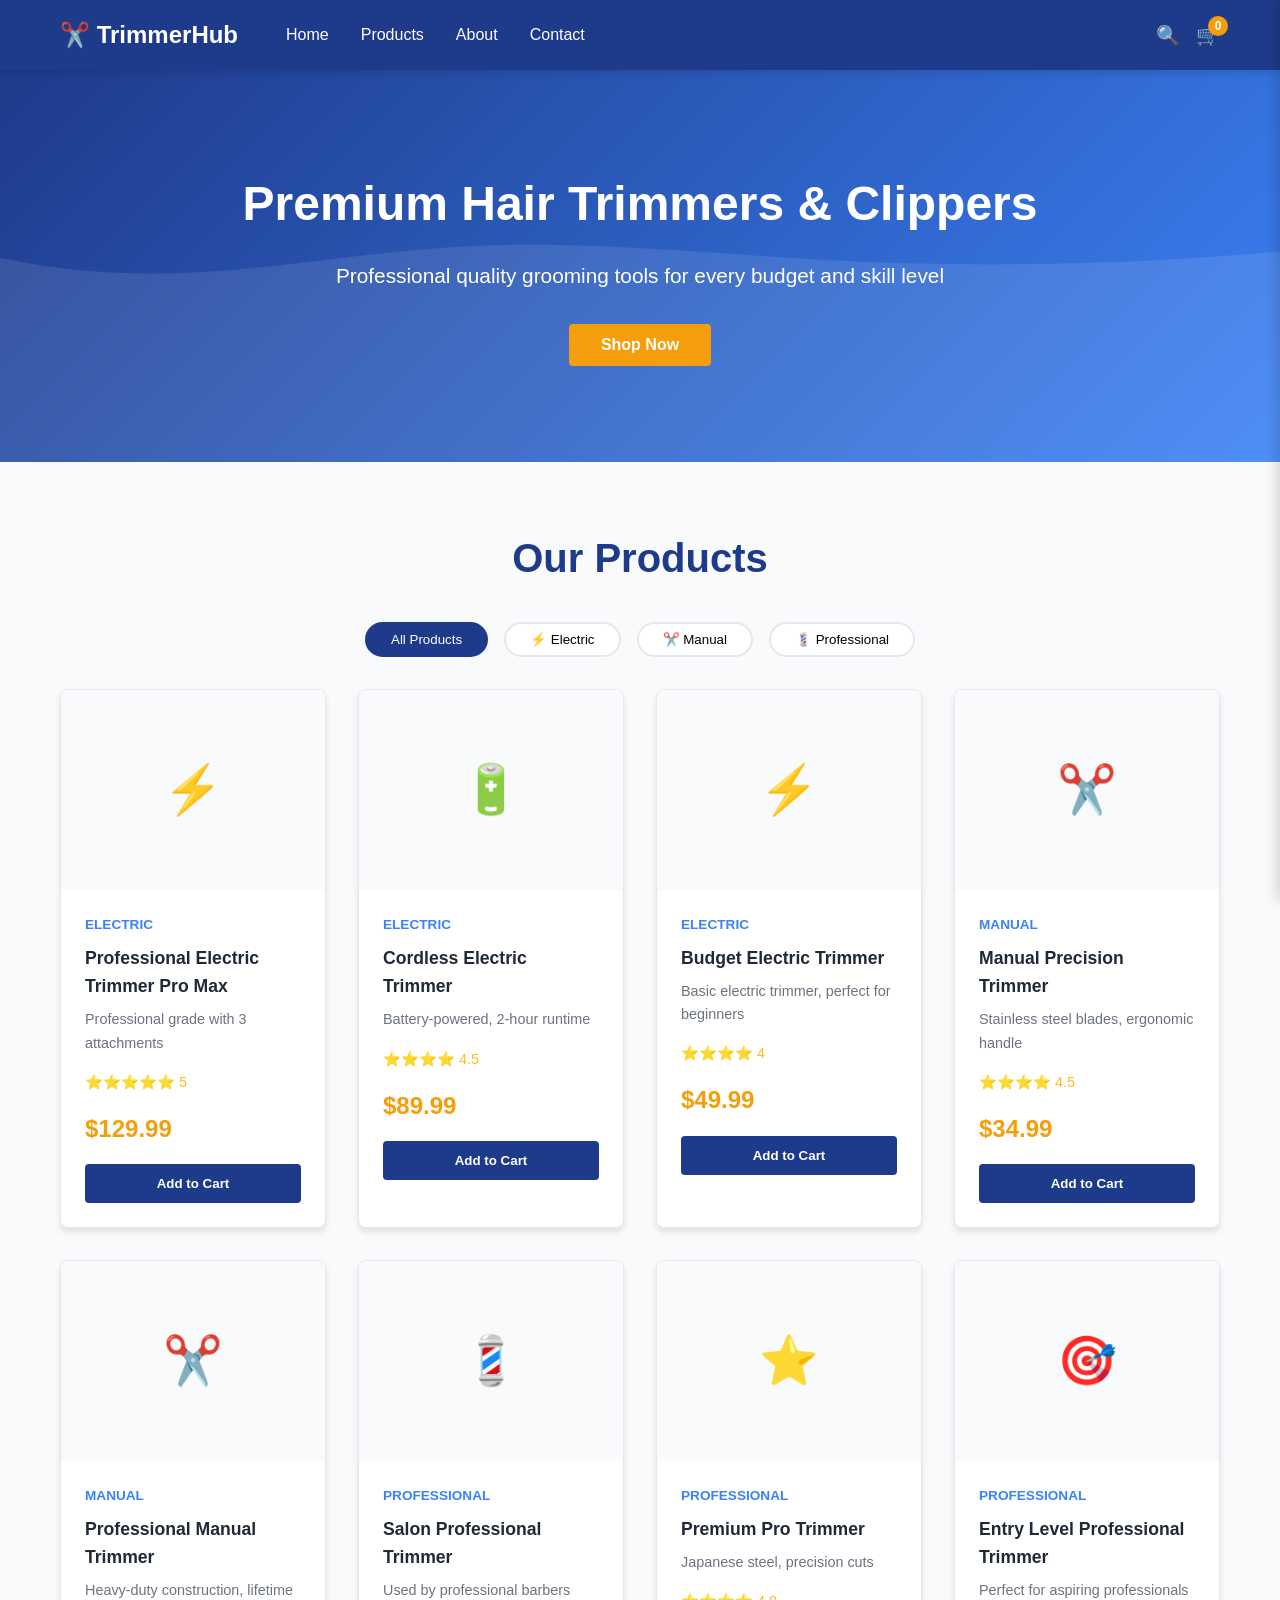
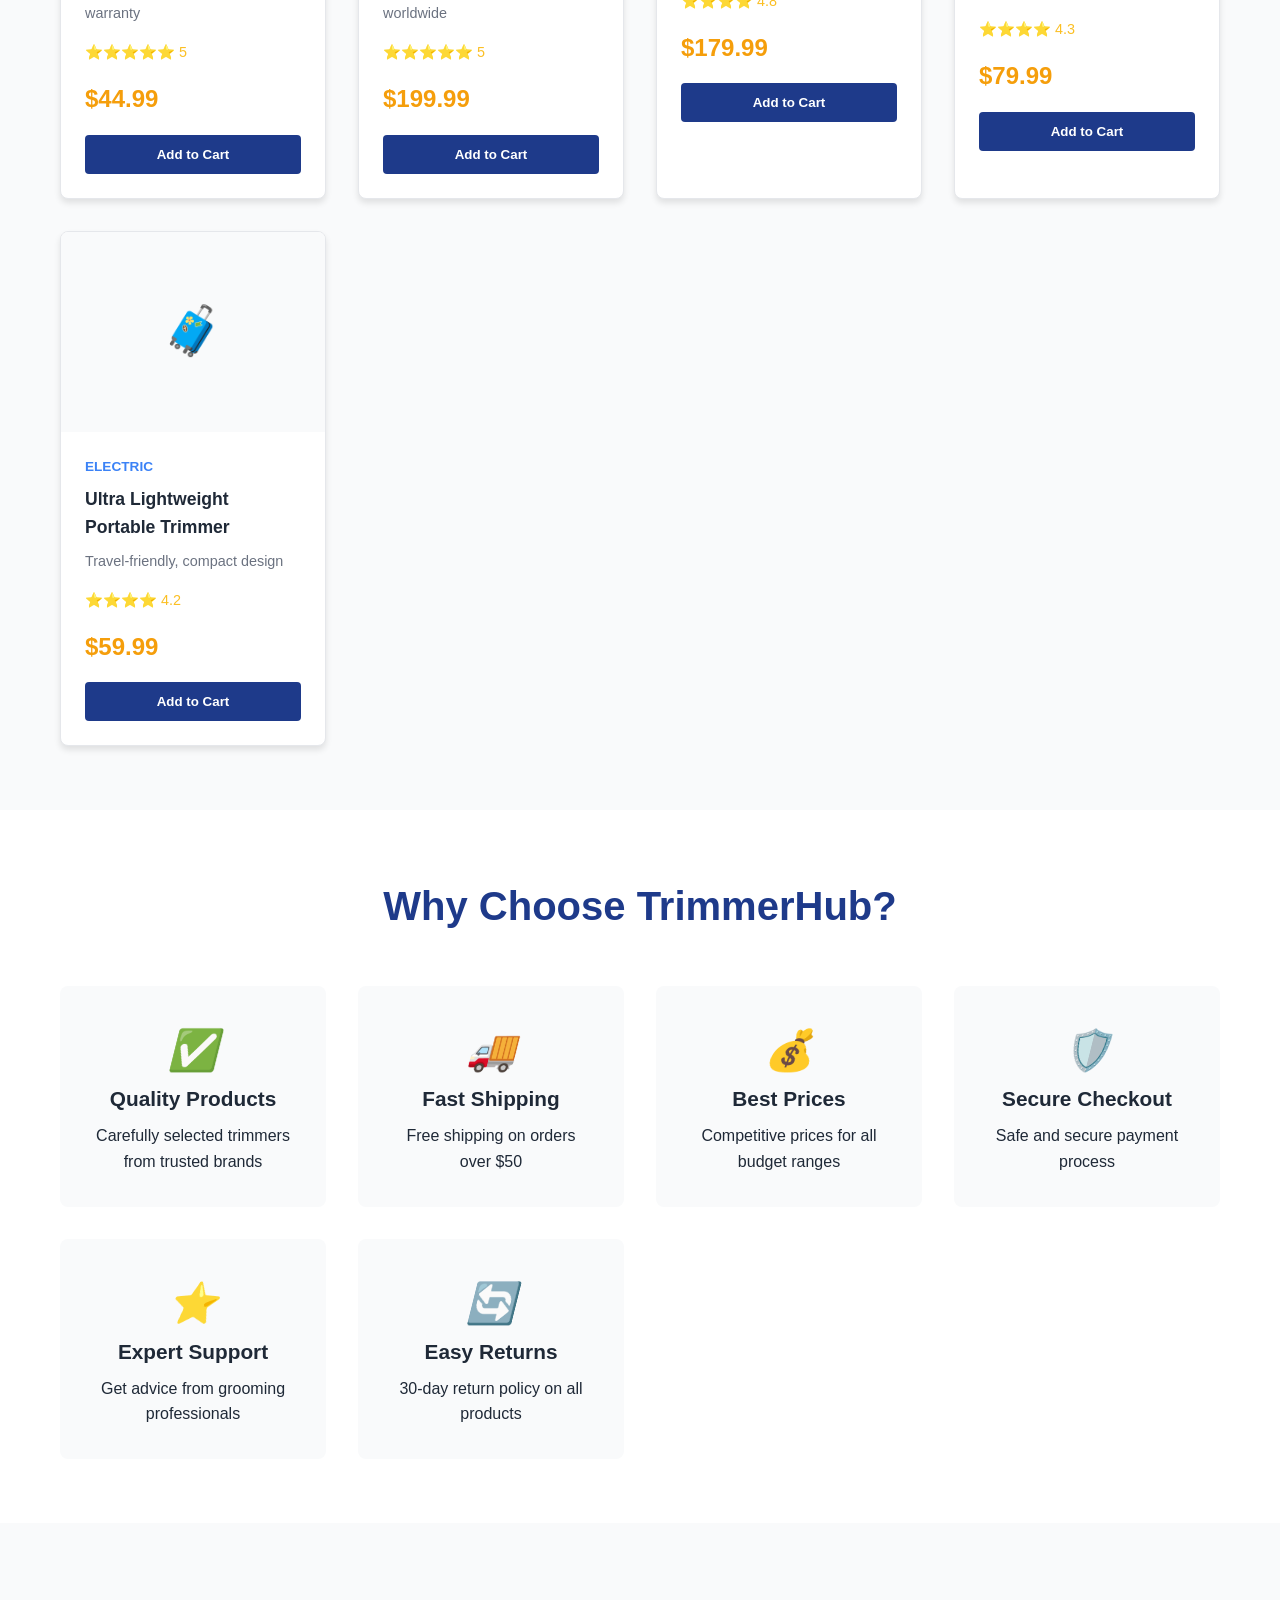
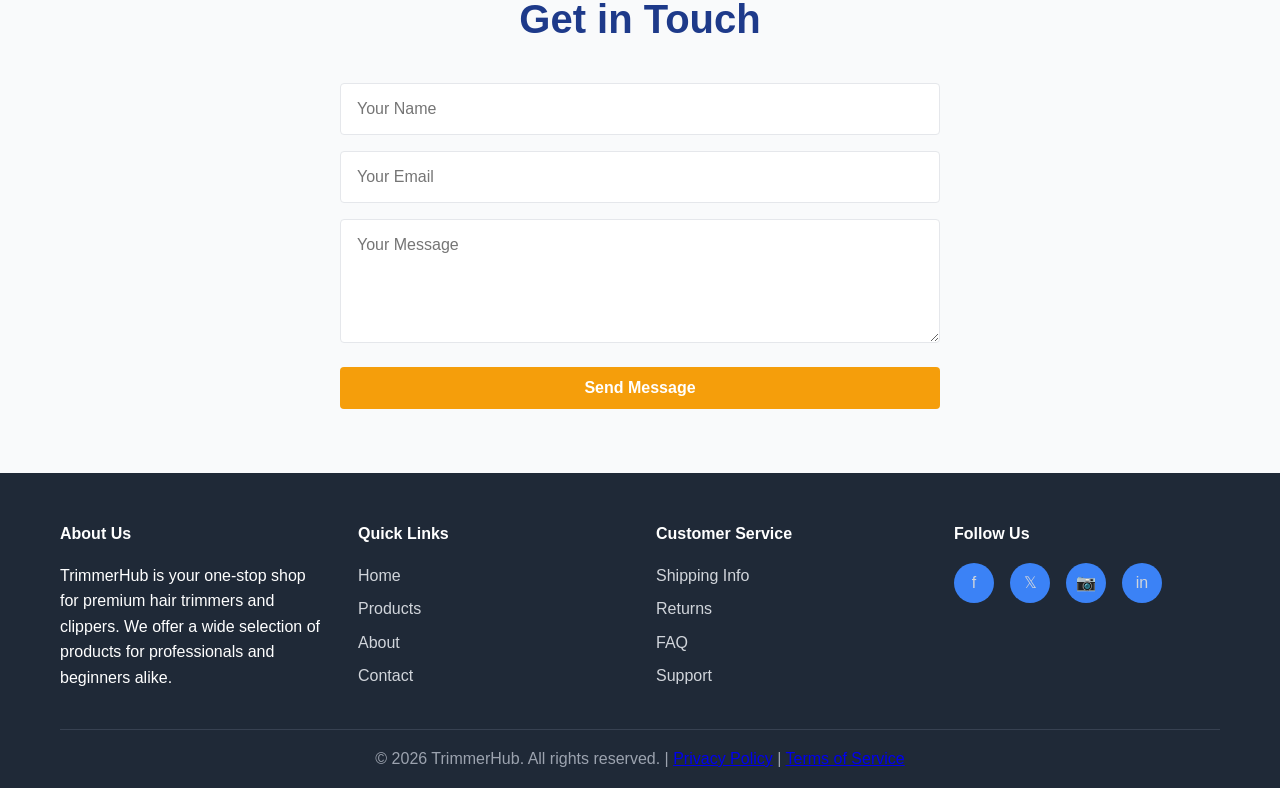
<file: index.html>
<!DOCTYPE html>
<html lang="en">
<head>
    <meta charset="UTF-8">
    <meta name="viewport" content="width=device-width, initial-scale=1.0">
    <title>TrimmerHub - Premium Hair Clippers & Trimmers</title>
    <link rel="stylesheet" href="styles.css">
</head>
<body>
    <!-- Navigation Bar -->
    <nav class="navbar">
        <div class="container">
            <div class="logo">✂️ TrimmerHub</div>
            <ul class="nav-links">
                <li><a href="#home">Home</a></li>
                <li><a href="#products">Products</a></li>
                <li><a href="#about">About</a></li>
                <li><a href="#contact">Contact</a></li>
            </ul>
            <div class="nav-right">
                <button class="search-btn" id="searchBtn" title="Search">🔍</button>
                <button class="cart-btn" id="cartBtn" title="Shopping Cart">
                    🛒
                    <span class="cart-count" id="cartCount">0</span>
                </button>
            </div>
        </div>
    </nav>

    <!-- Search Bar -->
    <div class="search-bar" id="searchBar">
        <input type="text" id="searchInput" placeholder="Search products...">
        <button id="searchSubmit">Search</button>
    </div>

    <!-- Hero Section -->
    <section class="hero" id="home">
        <div class="hero-content">
            <h1>Premium Hair Trimmers & Clippers</h1>
            <p>Professional quality grooming tools for every budget and skill level</p>
            <button class="btn-primary" onclick="document.getElementById('products').scrollIntoView({behavior: 'smooth'})">Shop Now</button>
        </div>
    </section>

    <!-- Products Section -->
    <section class="products-section" id="products">
        <div class="container">
            <h2>Our Products</h2>
            
            <!-- Filters -->
            <div class="filters">
                <button class="filter-btn active" onclick="filterProducts('all')">All Products</button>
                <button class="filter-btn" onclick="filterProducts('electric')">⚡ Electric</button>
                <button class="filter-btn" onclick="filterProducts('manual')">✂️ Manual</button>
                <button class="filter-btn" onclick="filterProducts('professional')">💈 Professional</button>
            </div>

            <!-- Products Grid -->
            <div class="products-grid" id="productsGrid">
                <!-- Products will be dynamically inserted here -->
            </div>
        </div>
    </section>

    <!-- About Section -->
    <section class="about-section" id="about">
        <div class="container">
            <h2>Why Choose TrimmerHub?</h2>
            <div class="about-grid">
                <div class="about-card">
                    <i>✅</i>
                    <h3>Quality Products</h3>
                    <p>Carefully selected trimmers from trusted brands</p>
                </div>
                <div class="about-card">
                    <i>🚚</i>
                    <h3>Fast Shipping</h3>
                    <p>Free shipping on orders over $50</p>
                </div>
                <div class="about-card">
                    <i>💰</i>
                    <h3>Best Prices</h3>
                    <p>Competitive prices for all budget ranges</p>
                </div>
                <div class="about-card">
                    <i>🛡️</i>
                    <h3>Secure Checkout</h3>
                    <p>Safe and secure payment process</p>
                </div>
                <div class="about-card">
                    <i>⭐</i>
                    <h3>Expert Support</h3>
                    <p>Get advice from grooming professionals</p>
                </div>
                <div class="about-card">
                    <i>🔄</i>
                    <h3>Easy Returns</h3>
                    <p>30-day return policy on all products</p>
                </div>
            </div>
        </div>
    </section>

    <!-- Contact Section -->
    <section class="contact-section" id="contact">
        <div class="container">
            <h2>Get in Touch</h2>
            <form class="contact-form" onsubmit="handleContactForm(event)">
                <input type="text" placeholder="Your Name" required>
                <input type="email" placeholder="Your Email" required>
                <textarea placeholder="Your Message" rows="5" required></textarea>
                <button type="submit" class="btn-primary full-width">Send Message</button>
            </form>
        </div>
    </section>

    <!-- Shopping Cart Sidebar -->
    <div class="cart-sidebar" id="cartSidebar">
        <div class="cart-header">
            <h3>Shopping Cart</h3>
            <button class="close-btn" id="closeCart">✕</button>
        </div>
        <div class="cart-items" id="cartItems">
            <div class="empty-cart"><p>Your cart is empty</p></div>
        </div>
        <div class="cart-summary">
            <div class="summary-row">
                <span>Subtotal:</span>
                <span id="subtotal">$0.00</span>
            </div>
            <div class="summary-row">
                <span>Shipping:</span>
                <span id="shipping">Free</span>
            </div>
            <div class="summary-row total">
                <span>Total:</span>
                <span id="total">$0.00</span>
            </div>
            <button class="btn-primary full-width" onclick="checkout()">Checkout</button>
        </div>
    </div>

    <!-- Footer -->
    <footer class="footer">
        <div class="container">
            <div class="footer-content">
                <div class="footer-section">
                    <h4>About Us</h4>
                    <p>TrimmerHub is your one-stop shop for premium hair trimmers and clippers. We offer a wide selection of products for professionals and beginners alike.</p>
                </div>
                <div class="footer-section">
                    <h4>Quick Links</h4>
                    <ul>
                        <li><a href="#home">Home</a></li>
                        <li><a href="#products">Products</a></li>
                        <li><a href="#about">About</a></li>
                        <li><a href="#contact">Contact</a></li>
                    </ul>
                </div>
                <div class="footer-section">
                    <h4>Customer Service</h4>
                    <ul>
                        <li><a href="#">Shipping Info</a></li>
                        <li><a href="#">Returns</a></li>
                        <li><a href="#">FAQ</a></li>
                        <li><a href="#">Support</a></li>
                    </ul>
                </div>
                <div class="footer-section">
                    <h4>Follow Us</h4>
                    <div class="social-links">
                        <a href="#" title="Facebook">f</a>
                        <a href="#" title="Twitter">𝕏</a>
                        <a href="#" title="Instagram">📷</a>
                        <a href="#" title="LinkedIn">in</a>
                    </div>
                </div>
            </div>
            <div class="footer-bottom">
                <p>&copy; 2026 TrimmerHub. All rights reserved. | <a href="#">Privacy Policy</a> | <a href="#">Terms of Service</a></p>
            </div>
        </div>
    </footer>

    <!-- Toast Notification -->
    <div id="toast" style="
        position: fixed;
        bottom: 20px;
        right: 20px;
        background-color: #10b981;
        color: white;
        padding: 1rem 1.5rem;
        border-radius: 4px;
        box-shadow: 0 4px 12px rgba(0, 0, 0, 0.15);
        z-index: 2000;
        display: none;
        animation: slideInRight 0.3s ease-out;
    "></div>

    <style>
        @keyframes slideInRight {
            from {
                transform: translateX(400px);
                opacity: 0;
            }
            to {
                transform: translateX(0);
                opacity: 1;
            }
        }
    </style>

    <script src="script.js"></script>
</body>
</html>
</file>
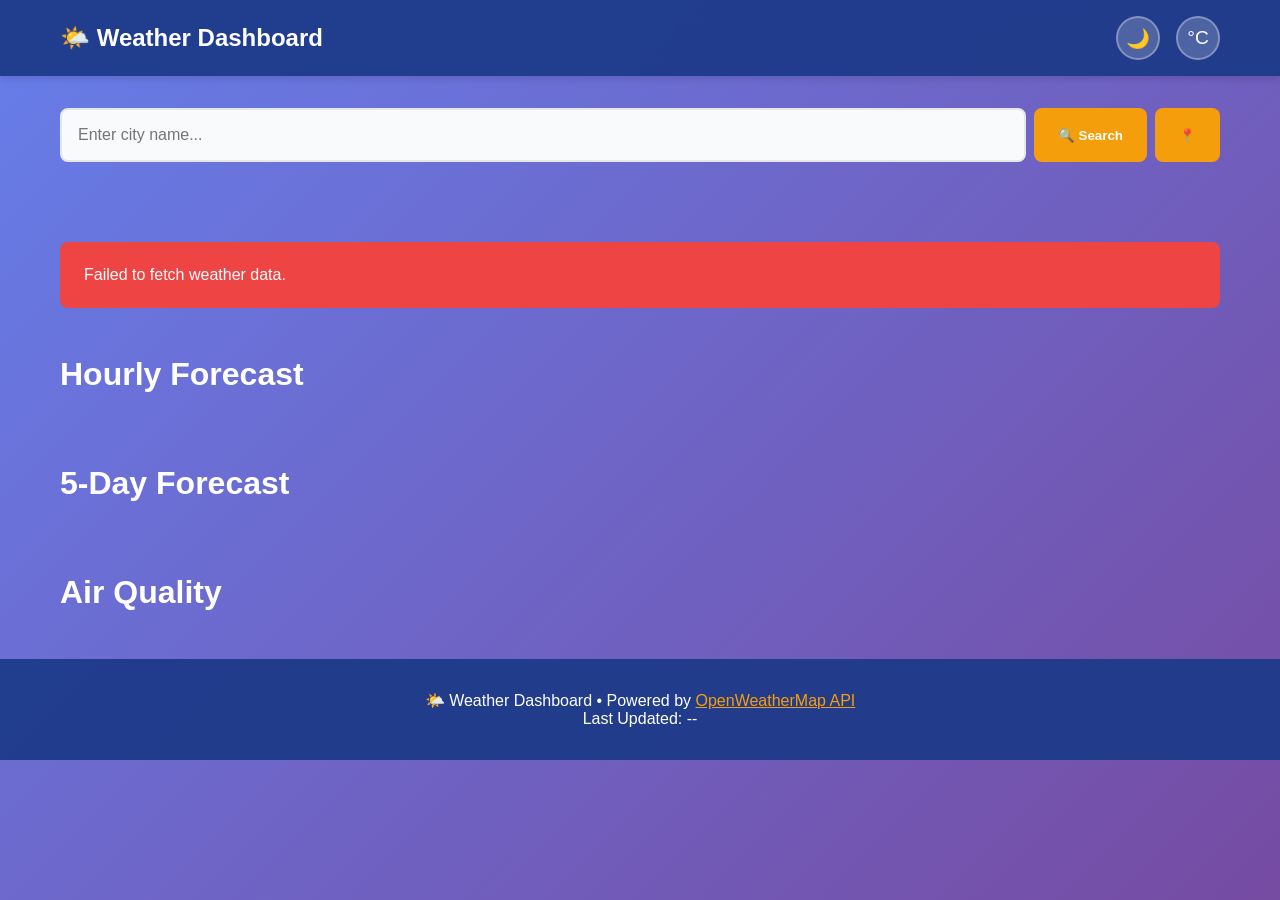
<file: weather.html>
<!DOCTYPE html>
<html lang="en">
<head>
    <meta charset="UTF-8">
    <meta name="viewport" content="width=device-width, initial-scale=1.0">
    <title>Weather Dashboard - Real-Time Weather Information</title>
    <style>
* {
    margin: 0;
    padding: 0;
    box-sizing: border-box;
}

:root {
    --primary-color: #1e3a8a;
    --secondary-color: #3b82f6;
    --accent-color: #f59e0b;
    --danger-color: #ef4444;
    --success-color: #10b981;
    --warning-color: #f59e0b;
    --dark-color: #1f2937;
    --light-color: #f9fafb;
    --border-color: #e5e7eb;
    --shadow: 0 4px 6px rgba(0, 0, 0, 0.1);
    --shadow-lg: 0 10px 15px rgba(0, 0, 0, 0.2);
}

body.dark-mode {
    --primary-color: #0f172a;
    --dark-color: #e5e7eb;
    --light-color: #1f2937;
    --border-color: #374151;
}

body {
    font-family: 'Segoe UI', Tahoma, Geneva, Verdana, sans-serif;
    background: linear-gradient(135deg, #667eea 0%, #764ba2 100%);
    background-attachment: fixed;
    color: var(--dark-color);
    transition: background 0.3s;
}

body.dark-mode {
    background: linear-gradient(135deg, #1a202c 0%, #2d3748 100%);
}

.container {
    max-width: 1200px;
    margin: 0 auto;
    padding: 0 20px;
}

.navbar {
    background-color: rgba(30, 58, 138, 0.95);
    backdrop-filter: blur(10px);
    padding: 1rem 0;
    box-shadow: var(--shadow);
    position: sticky;
    top: 0;
    z-index: 100;
}

.navbar .container {
    display: flex;
    justify-content: space-between;
    align-items: center;
}

.logo {
    font-size: 1.5rem;
    font-weight: bold;
    color: white;
}

.nav-right {
    display: flex;
    gap: 1rem;
}

.theme-toggle, .unit-toggle {
    background: rgba(255, 255, 255, 0.2);
    border: 2px solid rgba(255, 255, 255, 0.3);
    color: white;
    width: 44px;
    height: 44px;
    border-radius: 50%;
    cursor: pointer;
    font-size: 1.2rem;
    transition: all 0.3s;
}

.theme-toggle:hover, .unit-toggle:hover {
    background: rgba(255, 255, 255, 0.3);
    border-color: rgba(255, 255, 255, 0.5);
}

.search-section {
    padding: 2rem 0;
}

.search-wrapper {
    display: flex;
    gap: 0.5rem;
    margin-bottom: 1rem;
}

.search-input {
    flex: 1;
    padding: 1rem;
    border: 2px solid var(--border-color);
    border-radius: 8px;
    font-size: 1rem;
    background-color: var(--light-color);
    color: var(--dark-color);
}

.search-input:focus {
    outline: none;
    border-color: var(--secondary-color);
    box-shadow: 0 0 0 3px rgba(59, 130, 246, 0.1);
}

.search-btn, .location-btn {
    padding: 1rem 1.5rem;
    background-color: var(--accent-color);
    color: white;
    border: none;
    border-radius: 8px;
    cursor: pointer;
    font-weight: 600;
    transition: all 0.3s;
}

.search-btn:hover, .location-btn:hover {
    background-color: #d97706;
    transform: translateY(-2px);
}

.recent-cities {
    display: flex;
    gap: 0.5rem;
    flex-wrap: wrap;
}

.city-tag {
    background-color: rgba(255, 255, 255, 0.9);
    color: var(--primary-color);
    padding: 0.5rem 1rem;
    border-radius: 20px;
    cursor: pointer;
    font-weight: 600;
    transition: all 0.3s;
}

.city-tag:hover {
    background-color: white;
    transform: scale(1.05);
}

.current-weather-section {
    margin: 2rem 0;
}

.current-weather {
    background: white;
    border-radius: 16px;
    padding: 2rem;
    box-shadow: var(--shadow-lg);
    animation: fadeIn 0.5s ease-in;
}

body.dark-mode .current-weather {
    background: #1f2937;
}

.weather-header {
    display: flex;
    justify-content: space-between;
    align-items: center;
    margin-bottom: 2rem;
    padding-bottom: 2rem;
    border-bottom: 2px solid var(--border-color);
}

.location-info h1 {
    font-size: 2.5rem;
    margin-bottom: 0.5rem;
}

.weather-icon-large {
    font-size: 5rem;
}

.weather-main-info {
    display: flex;
    gap: 3rem;
    margin-bottom: 2rem;
    align-items: center;
}

.temperature {
    font-size: 4rem;
    font-weight: bold;
    color: var(--secondary-color);
}

.unit {
    font-size: 1.5rem;
}

.weather-details-grid {
    display: grid;
    grid-template-columns: repeat(auto-fit, minmax(150px, 1fr));
    gap: 1rem;
}

.detail-card {
    background: linear-gradient(135deg, #667eea 0%, #764ba2 100%);
    padding: 1.5rem;
    border-radius: 12px;
    text-align: center;
    color: white;
}

.detail-label {
    font-size: 0.9rem;
    opacity: 0.9;
    margin-bottom: 0.5rem;
}

.detail-value {
    font-size: 1.5rem;
    font-weight: bold;
}

.hourly-forecast-section, .forecast-section, .air-quality-section {
    margin: 3rem 0;
}

.hourly-forecast-section h2, .forecast-section h2, .air-quality-section h2 {
    color: white;
    font-size: 2rem;
    margin-bottom: 1.5rem;
}

.hourly-forecast {
    display: grid;
    grid-template-columns: repeat(auto-fit, minmax(120px, 1fr));
    gap: 1rem;
}

.hourly-card {
    background: white;
    border-radius: 12px;
    padding: 1rem;
    text-align: center;
    box-shadow: var(--shadow);
}

body.dark-mode .hourly-card {
    background: #1f2937;
}

.hourly-icon {
    font-size: 2rem;
    margin: 0.5rem 0;
}

.hourly-temp {
    font-size: 1.2rem;
    font-weight: bold;
}

.forecast-grid {
    display: grid;
    grid-template-columns: repeat(auto-fit, minmax(200px, 1fr));
    gap: 1.5rem;
}

.forecast-card {
    background: white;
    border-radius: 12px;
    padding: 1.5rem;
    text-align: center;
    box-shadow: var(--shadow);
}

body.dark-mode .forecast-card {
    background: #1f2937;
}

.forecast-icon {
    font-size: 3rem;
    margin: 1rem 0;
}

.forecast-temps {
    display: flex;
    justify-content: space-around;
    margin: 1rem 0;
}

.air-quality-card {
    background: white;
    border-radius: 16px;
    padding: 2rem;
    box-shadow: var(--shadow-lg);
    display: grid;
    grid-template-columns: 200px 1fr;
    gap: 3rem;
    align-items: center;
}

body.dark-mode .air-quality-card {
    background: #1f2937;
}

.aqi-circle {
    width: 180px;
    height: 180px;
    border-radius: 50%;
    background: linear-gradient(135deg, #667eea 0%, #764ba2 100%);
    display: flex;
    flex-direction: column;
    align-items: center;
    justify-content: center;
    color: white;
    margin: 0 auto;
}

.aqi-value {
    font-size: 2.5rem;
    font-weight: bold;
}

.pollutants {
    display: grid;
    grid-template-columns: repeat(auto-fit, minmax(120px, 1fr));
    gap: 1rem;
}

.pollutant {
    background: var(--light-color);
    padding: 1rem;
    border-radius: 8px;
    text-align: center;
}

.pollutant span:first-child {
    display: block;
    font-weight: 600;
    margin-bottom: 0.5rem;
}

.loading {
    text-align: center;
    padding: 2rem;
    color: white;
}

.spinner {
    width: 50px;
    height: 50px;
    border: 5px solid rgba(255, 255, 255, 0.3);
    border-top-color: white;
    border-radius: 50%;
    animation: spin 1s linear infinite;
    margin: 0 auto 1rem;
}

@keyframes spin {
    to { transform: rotate(360deg); }
}

@keyframes fadeIn {
    from {
        opacity: 0;
        transform: translateY(10px);
    }
    to {
        opacity: 1;
        transform: translateY(0);
    }
}

.error-message {
    background: var(--danger-color);
    color: white;
    padding: 1.5rem;
    border-radius: 8px;
    margin-bottom: 1rem;
}

.toast {
    position: fixed;
    bottom: 20px;
    right: 20px;
    background-color: var(--success-color);
    color: white;
    padding: 1rem 1.5rem;
    border-radius: 8px;
    z-index: 2000;
    display: none;
    animation: slideInRight 0.3s ease-out;
}

@keyframes slideInRight {
    from {
        transform: translateX(400px);
        opacity: 0;
    }
    to {
        transform: translateX(0);
        opacity: 1;
    }
}

.footer {
    background: rgba(30, 58, 138, 0.95);
    color: white;
    text-align: center;
    padding: 2rem;
    margin-top: 3rem;
}

@media (max-width: 768px) {
    .weather-header {
        flex-direction: column;
        text-align: center;
    }

    .weather-main-info {
        flex-direction: column;
    }

    .forecast-grid {
        grid-template-columns: repeat(auto-fit, minmax(150px, 1fr));
    }

    .air-quality-card {
        grid-template-columns: 1fr;
        gap: 1.5rem;
    }
}
    </style>
</head>
<body>
    <nav class="navbar">
        <div class="container">
            <div class="logo">🌤️ Weather Dashboard</div>
            <div class="nav-right">
                <button class="theme-toggle" id="themeToggle">🌙</button>
                <button class="unit-toggle" id="unitToggle">°C</button>
            </div>
        </div>
    </nav>

    <section class="search-section">
        <div class="container">
            <div class="search-wrapper">
                <input type="text" id="searchInput" class="search-input" placeholder="Enter city name...">
                <button class="search-btn" id="searchBtn">🔍 Search</button>
                <button class="location-btn" id="locationBtn">📍</button>
            </div>
            <div class="recent-cities" id="recentCities"></div>
        </div>
    </section>

    <section class="current-weather-section">
        <div class="container">
            <div class="loading" id="loading" style="display: none;">
                <div class="spinner"></div>
                <p>Loading weather data...</p>
            </div>
            <div class="error-message" id="errorMessage" style="display: none;"></div>
            <div class="current-weather" id="currentWeather" style="display: none;">
                <div class="weather-header">
                    <div class="location-info">
                        <h1 id="cityName"></h1>
                        <p id="currentDate"></p>
                    </div>
                    <div class="weather-icon-large" id="weatherIcon"></div>
                </div>
                <div class="weather-main-info">
                    <div class="temperature"><span id="temperature"></span><span class="unit" id="tempUnit">°C</span></div>
                    <div>
                        <p id="weatherDescription" style="font-size: 1.3rem; font-weight: 600;"></p>
                        <p id="feelsLike"></p>
                    </div>
                </div>
                <div class="weather-details-grid">
                    <div class="detail-card">
                        <div class="detail-label">Humidity</div>
                        <div class="detail-value"><span id="humidity"></span>%</div>
                    </div>
                    <div class="detail-card">
                        <div class="detail-label">Pressure</div>
                        <div class="detail-value"><span id="pressure"></span> hPa</div>
                    </div>
                    <div class="detail-card">
                        <div class="detail-label">Wind Speed</div>
                        <div class="detail-value"><span id="windSpeed"></span> <span id="windUnit">m/s</span></div>
                    </div>
                    <div class="detail-card">
                        <div class="detail-label">Visibility</div>
                        <div class="detail-value"><span id="visibility"></span> km</div>
                    </div>
                    <div class="detail-card">
                        <div class="detail-label">Sunrise</div>
                        <div class="detail-value" id="sunrise">--</div>
                    </div>
                    <div class="detail-card">
                        <div class="detail-label">Sunset</div>
                        <div class="detail-value" id="sunset">--</div>
                    </div>
                </div>
            </div>
        </div>
    </section>

    <section class="hourly-forecast-section">
        <div class="container">
            <h2>Hourly Forecast</h2>
            <div class="hourly-forecast" id="hourlyForecast"></div>
        </div>
    </section>

    <section class="forecast-section">
        <div class="container">
            <h2>5-Day Forecast</h2>
            <div class="forecast-grid" id="forecastGrid"></div>
        </div>
    </section>

    <section class="air-quality-section">
        <div class="container">
            <h2>Air Quality</h2>
            <div class="air-quality-card" id="airQualityCard" style="display: none;">
                <div class="aqi-circle">
                    <div class="aqi-value" id="aqiValue"></div>
                    <div style="font-size: 0.9rem; text-transform: uppercase;" id="aqiLabel"></div>
                </div>
                <div class="pollutants">
                    <div class="pollutant"><span>PM2.5</span><span id="pm25">-</span></div>
                    <div class="pollutant"><span>PM10</span><span id="pm10">-</span></div>
                    <div class="pollutant"><span>NO₂</span><span id="no2">-</span></div>
                    <div class="pollutant"><span>O₃</span><span id="o3">-</span></div>
                    <div class="pollutant"><span>SO₂</span><span id="so2">-</span></div>
                    <div class="pollutant"><span>CO</span><span id="co">-</span></div>
                </div>
            </div>
        </div>
    </section>

    <footer class="footer">
        <p>🌤️ Weather Dashboard • Powered by <a href="https://openweathermap.org/" target="_blank" style="color: #f59e0b;">OpenWeatherMap API</a></p>
        <p>Last Updated: <span id="lastUpdate">--</span></p>
    </footer>

    <div id="toast" class="toast"></div>

    <script>
const API_KEY = 'a6d9155ef83437e0dada8a0307a7a9b6'; // Free OpenWeatherMap API key
const WEATHER_API = 'https://api.openweathermap.org/data/2.5';
const GEO_API = 'https://api.openweathermap.org/geo/1.0';

let currentUnit = 'metric';
let isDarkMode = false;

const weatherIcons = {
    '01d': '☀️', '01n': '🌙', '02d': '⛅', '02n': '🌤️',
    '03d': '☁️', '03n': '☁️', '04d': '☁️', '04n': '☁️',
    '09d': '🌧️', '09n': '🌧️', '10d': '🌦️', '10n': '🌧️',
    '11d': '⛈️', '11n': '⛈️', '13d': '❄️', '13n': '❄️',
    '50d': '🌫️', '50n': '🌫️'
};

document.addEventListener('DOMContentLoaded', function() {
    loadTheme();
    loadUnit();
    loadRecentCities();
    setupEventListeners();
    getWeatherByCoords(40.7128, -74.0060);
});

function setupEventListeners() {
    document.getElementById('searchBtn').addEventListener('click', handleSearch);
    document.getElementById('searchInput').addEventListener('keypress', (e) => {
        if (e.key === 'Enter') handleSearch();
    });
    document.getElementById('locationBtn').addEventListener('click', getCurrentLocation);
    document.getElementById('themeToggle').addEventListener('click', toggleTheme);
    document.getElementById('unitToggle').addEventListener('click', toggleUnit);
}

async function handleSearch() {
    const city = document.getElementById('searchInput').value.trim();
    if (!city) {
        showToast('Please enter a city name', 'error');
        return;
    }

    try {
        const coords = await getCoordinates(city);
        if (coords) {
            getWeatherByCoords(coords.lat, coords.lon);
            addRecentCity(city);
        }
    } catch (error) {
        showError('City not found. Please try again.');
    }
}

async function getCoordinates(cityName) {
    try {
        const response = await fetch(`${GEO_API}/direct?q=${cityName}&limit=1&appid=${API_KEY}`);
        const data = await response.json();
        if (data.length === 0) throw new Error('City not found');
        return { lat: data[0].lat, lon: data[0].lon };
    } catch (error) {
        throw error;
    }
}

async function getWeatherByCoords(lat, lon) {
    try {
        showLoading();
        const weatherResponse = await fetch(`${WEATHER_API}/weather?lat=${lat}&lon=${lon}&units=${currentUnit}&appid=${API_KEY}`);
        const forecastResponse = await fetch(`${WEATHER_API}/forecast?lat=${lat}&lon=${lon}&units=${currentUnit}&appid=${API_KEY}`);
        const airQualityResponse = await fetch(`${WEATHER_API}/air_pollution?lat=${lat}&lon=${lon}&appid=${API_KEY}`);

        const weatherData = await weatherResponse.json();
        const forecastData = await forecastResponse.json();
        const airQualityData = await airQualityResponse.json();

        displayCurrentWeather(weatherData);
        displayHourlyForecast(forecastData);
        display5DayForecast(forecastData);
        displayAirQuality(airQualityData);
        hideLoading();
        hideError();
        document.getElementById('searchInput').value = '';
    } catch (error) {
        showError('Failed to fetch weather data.');
        hideLoading();
    }
}

function displayCurrentWeather(data) {
    const tempUnit = currentUnit === 'metric' ? '°C' : '°F';
    const windUnit = currentUnit === 'metric' ? 'm/s' : 'mph';

    document.getElementById('cityName').textContent = `${data.name}, ${data.sys.country}`;
    document.getElementById('currentDate').textContent = new Date(data.dt * 1000).toLocaleDateString('en-US', {
        weekday: 'long', month: 'long', day: 'numeric'
    });
    document.getElementById('weatherIcon').textContent = weatherIcons[data.weather[0].icon] || '🌤️';
    document.getElementById('temperature').textContent = Math.round(data.main.temp);
    document.getElementById('tempUnit').textContent = tempUnit;
    document.getElementById('weatherDescription').textContent = data.weather[0].main;
    document.getElementById('feelsLike').textContent = `Feels like ${Math.round(data.main.feels_like)}${tempUnit}`;
    document.getElementById('humidity').textContent = data.main.humidity;
    document.getElementById('pressure').textContent = data.main.pressure;
    document.getElementById('windSpeed').textContent = data.wind.speed.toFixed(1);
    document.getElementById('windUnit').textContent = windUnit;
    document.getElementById('visibility').textContent = (data.visibility / 1000).toFixed(1);
    document.getElementById('sunrise').textContent = new Date(data.sys.sunrise * 1000).toLocaleTimeString('en-US', {
        hour: '2-digit', minute: '2-digit', hour12: true
    });
    document.getElementById('sunset').textContent = new Date(data.sys.sunset * 1000).toLocaleTimeString('en-US', {
        hour: '2-digit', minute: '2-digit', hour12: true
    });
    document.getElementById('lastUpdate').textContent = new Date().toLocaleTimeString();
    document.getElementById('currentWeather').style.display = 'block';
}

function displayHourlyForecast(data) {
    const hourly = document.getElementById('hourlyForecast');
    hourly.innerHTML = '';
    const tempUnit = currentUnit === 'metric' ? '°C' : '°F';

    for (let i = 0; i < Math.min(8, data.list.length); i++) {
        const forecast = data.list[i];
        const date = new Date(forecast.dt * 1000);
        const card = document.createElement('div');
        card.className = 'hourly-card';
        card.innerHTML = `
            <div style="font-weight: 600; color: #3b82f6;">${date.toLocaleTimeString('en-US', { hour: '2-digit', hour12: true })}</div>
            <div class="hourly-icon">${weatherIcons[forecast.weather[0].icon] || '🌤️'}</div>
            <div class="hourly-temp">${Math.round(forecast.main.temp)}${tempUnit}</div>
            <div style="font-size: 0.8rem; color: #6b7280; text-transform: capitalize;">${forecast.weather[0].main}</div>
        `;
        hourly.appendChild(card);
    }
}

function display5DayForecast(data) {
    const grid = document.getElementById('forecastGrid');
    grid.innerHTML = '';
    const tempUnit = currentUnit === 'metric' ? '°C' : '°F';
    const dailyForecasts = {};

    data.list.forEach(forecast => {
        const date = new Date(forecast.dt * 1000).toLocaleDateString();
        if (!dailyForecasts[date]) dailyForecasts[date] = [];
        dailyForecasts[date].push(forecast);
    });

    let dayCount = 0;
    for (const date in dailyForecasts) {
        if (dayCount >= 5) break;
        const forecasts = dailyForecasts[date];
        const temps = forecasts.map(f => f.main.temp);
        const maxTemp = Math.max(...temps);
        const minTemp = Math.min(...temps);
        const midday = forecasts[Math.floor(forecasts.length / 2)];

        const card = document.createElement('div');
        card.className = 'forecast-card';
        card.innerHTML = `
            <div style="font-weight: 600; color: #3b82f6;">${new Date(date).toLocaleDateString('en-US', { weekday: 'short', month: 'short', day: 'numeric' })}</div>
            <div class="forecast-icon">${weatherIcons[midday.weather[0].icon] || '🌤️'}</div>
            <div class="forecast-temps">
                <span style="color: #ef4444;">${Math.round(maxTemp)}${tempUnit}</span>
                <span style="color: #1e3a8a;">${Math.round(minTemp)}${tempUnit}</span>
            </div>
            <div style="font-size: 0.9rem; color: #6b7280; text-transform: capitalize;">${midday.weather[0].main}</div>
            <div style="margin-top: 1rem; font-size: 0.8rem; border-top: 1px solid #e5e7eb; padding-top: 1rem; display: flex; justify-content: space-around;">
                <span>💨 ${midday.wind.speed.toFixed(1)}</span>
                <span>💧 ${midday.main.humidity}%</span>
            </div>
        `;
        grid.appendChild(card);
        dayCount++;
    }
}

function displayAirQuality(data) {
    if (data.list && data.list[0]) {
        const aqi = data.list[0].main.aqi;
        const components = data.list[0].components;
        const aqiLabels = ['Good', 'Fair', 'Moderate', 'Poor', 'Very Poor'];
        const aqiColors = ['#10b981', '#f59e0b', '#f97316', '#ef4444', '#7c2d12'];

        document.getElementById('aqiValue').textContent = aqi;
        document.getElementById('aqiLabel').textContent = aqiLabels[aqi - 1] || 'Unknown';
        document.querySelector('.aqi-circle').style.background = aqiColors[aqi - 1];
        document.getElementById('pm25').textContent = (components.pm2_5 || 0).toFixed(1);
        document.getElementById('pm10').textContent = (components.pm10 || 0).toFixed(1);
        document.getElementById('no2').textContent = (components.no2 || 0).toFixed(1);
        document.getElementById('o3').textContent = (components.o3 || 0).toFixed(1);
        document.getElementById('so2').textContent = (components.so2 || 0).toFixed(1);
        document.getElementById('co').textContent = (components.co || 0).toFixed(1);
        document.getElementById('airQualityCard').style.display = 'grid';
    }
}

function getCurrentLocation() {
    if (navigator.geolocation) {
        showLoading();
        navigator.geolocation.getCurrentPosition(
            position => {
                getWeatherByCoords(position.coords.latitude, position.coords.longitude);
            },
            error => {
                showError('Unable to get your location.');
                hideLoading();
            }
        );
    } else {
        showError('Geolocation not supported.');
    }
}

function toggleTheme() {
    isDarkMode = !isDarkMode;
    document.body.classList.toggle('dark-mode');
    localStorage.setItem('weatherTheme', isDarkMode ? 'dark' : 'light');
    document.getElementById('themeToggle').textContent = isDarkMode ? '☀️' : '🌙';
}

function loadTheme() {
    const saved = localStorage.getItem('weatherTheme');
    if (saved === 'dark') {
        isDarkMode = true;
        document.body.classList.add('dark-mode');
        document.getElementById('themeToggle').textContent = '☀️';
    }
}

function toggleUnit() {
    currentUnit = currentUnit === 'metric' ? 'imperial' : 'metric';
    localStorage.setItem('weatherUnit', currentUnit);
    document.getElementById('unitToggle').textContent = currentUnit === 'metric' ? '°C' : '°F';
    handleSearch();
}

function loadUnit() {
    const saved = localStorage.getItem('weatherUnit');
    if (saved) {
        currentUnit = saved;
        document.getElementById('unitToggle').textContent = currentUnit === 'metric' ? '°C' : '°F';
    }
}

function addRecentCity(name) {
    let cities = JSON.parse(localStorage.getItem('weatherCities') || '[]');
    cities = cities.filter(c => c !== name);
    cities.unshift(name);
    cities = cities.slice(0, 5);
    localStorage.setItem('weatherCities', JSON.stringify(cities));
    loadRecentCities();
}

function loadRecentCities() {
    const cities = JSON.parse(localStorage.getItem('weatherCities') || '[]');
    const container = document.getElementById('recentCities');
    container.innerHTML = '';
    cities.forEach(city => {
        const tag = document.createElement('div');
        tag.className = 'city-tag';
        tag.textContent = city;
        tag.addEventListener('click', () => {
            document.getElementById('searchInput').value = city;
            handleSearch();
        });
        container.appendChild(tag);
    });
}

function showLoading() {
    document.getElementById('loading').style.display = 'block';
}

function hideLoading() {
    document.getElementById('loading').style.display = 'none';
}

function showError(message) {
    const error = document.getElementById('errorMessage');
    error.textContent = message;
    error.style.display = 'block';
}

function hideError() {
    document.getElementById('errorMessage').style.display = 'none';
}

function showToast(message, type = 'success') {
    const toast = document.getElementById('toast');
    toast.textContent = message;
    toast.style.display = 'block';
    toast.style.backgroundColor = type === 'error' ? '#ef4444' : '#10b981';
    setTimeout(() => {
        toast.style.display = 'none';
    }, 3000);
}
    </script>
</body>
</html>
</file>
<file: styles.css>
* {
    margin: 0;
    padding: 0;
    box-sizing: border-box;
}

:root {
    --primary-color: #1e3a8a;
    --secondary-color: #3b82f6;
    --accent-color: #f59e0b;
    --dark-color: #1f2937;
    --light-color: #f9fafb;
    --border-color: #e5e7eb;
    --shadow: 0 4px 6px rgba(0, 0, 0, 0.1);
}

body {
    font-family: 'Segoe UI', Tahoma, Geneva, Verdana, sans-serif;
    color: var(--dark-color);
    line-height: 1.6;
    background-color: var(--light-color);
}

.container {
    max-width: 1200px;
    margin: 0 auto;
    padding: 0 20px;
}

/* Navigation Bar */
.navbar {
    background-color: var(--primary-color);
    color: white;
    padding: 1rem 0;
    position: sticky;
    top: 0;
    z-index: 100;
    box-shadow: var(--shadow);
}

.navbar .container {
    display: flex;
    justify-content: space-between;
    align-items: center;
}

.logo {
    font-size: 1.5rem;
    font-weight: bold;
    display: flex;
    align-items: center;
    gap: 0.5rem;
}

.nav-links {
    display: flex;
    list-style: none;
    gap: 2rem;
    flex: 1;
    margin-left: 3rem;
}

.nav-links a {
    color: white;
    text-decoration: none;
    transition: color 0.3s;
}

.nav-links a:hover {
    color: var(--accent-color);
}

.nav-right {
    display: flex;
    gap: 1rem;
    align-items: center;
}

.search-btn,
.cart-btn {
    background: none;
    border: none;
    color: white;
    cursor: pointer;
    font-size: 1.2rem;
    transition: color 0.3s;
    position: relative;
}

.search-btn:hover,
.cart-btn:hover {
    color: var(--accent-color);
}

.cart-count {
    position: absolute;
    top: -8px;
    right: -8px;
    background-color: var(--accent-color);
    color: white;
    border-radius: 50%;
    width: 20px;
    height: 20px;
    display: flex;
    align-items: center;
    justify-content: center;
    font-size: 0.75rem;
    font-weight: bold;
}

/* Search Bar */
.search-bar {
    display: none;
    background-color: var(--secondary-color);
    padding: 1rem;
    gap: 0.5rem;
}

.search-bar.active {
    display: flex;
    justify-content: center;
    gap: 1rem;
}

.search-bar input {
    padding: 0.75rem 1rem;
    border: none;
    border-radius: 4px;
    width: 300px;
}

.search-bar button {
    background-color: var(--accent-color);
    color: white;
    border: none;
    padding: 0.75rem 1.5rem;
    border-radius: 4px;
    cursor: pointer;
    transition: background-color 0.3s;
}

.search-bar button:hover {
    background-color: #f59e0b;
    opacity: 0.9;
}

/* Hero Section */
.hero {
    background: linear-gradient(135deg, var(--primary-color) 0%, var(--secondary-color) 100%);
    color: white;
    padding: 6rem 2rem;
    text-align: center;
    position: relative;
    overflow: hidden;
}

.hero::before {
    content: '';
    position: absolute;
    top: 0;
    left: 0;
    right: 0;
    bottom: 0;
    background-image: url('data:image/svg+xml,<svg xmlns="http://www.w3.org/2000/svg" viewBox="0 0 1440 320"><path fill="%23ffffff" fill-opacity="0.1" d="M0,96L48,112C96,128,192,160,288,165.3C384,171,480,149,576,144C672,139,768,149,864,154.7C960,160,1056,160,1152,154.7C1248,149,1344,139,1392,133.3L1440,128L1440,320L1392,320C1344,320,1248,320,1152,320C1056,320,960,320,864,320C768,320,672,320,576,320C480,320,384,320,288,320C192,320,96,320,48,320L0,320Z"></path></svg>');
    background-repeat: no-repeat;
    background-position: bottom;
    background-size: cover;
}

.hero-content {
    position: relative;
    z-index: 1;
}

.hero h1 {
    font-size: 3rem;
    margin-bottom: 1rem;
    animation: slideIn 0.6s ease-out;
}

.hero p {
    font-size: 1.3rem;
    margin-bottom: 2rem;
    animation: slideIn 0.6s ease-out 0.2s backwards;
}

@keyframes slideIn {
    from {
        opacity: 0;
        transform: translateY(20px);
    }
    to {
        opacity: 1;
        transform: translateY(0);
    }
}

/* Buttons */
.btn-primary,
.btn-secondary {
    padding: 0.75rem 2rem;
    border: none;
    border-radius: 4px;
    font-size: 1rem;
    cursor: pointer;
    transition: all 0.3s;
    font-weight: 600;
}

.btn-primary {
    background-color: var(--accent-color);
    color: white;
    animation: slideIn 0.6s ease-out 0.4s backwards;
}

.btn-primary:hover {
    background-color: #d97706;
    transform: translateY(-2px);
    box-shadow: var(--shadow);
}

.btn-secondary {
    background-color: var(--light-color);
    color: var(--primary-color);
    border: 2px solid var(--primary-color);
}

.btn-secondary:hover {
    background-color: var(--primary-color);
    color: white;
}

.full-width {
    width: 100%;
    margin-top: 0.5rem;
}

/* Products Section */
.products-section {
    padding: 4rem 0;
}

.products-section h2 {
    text-align: center;
    font-size: 2.5rem;
    margin-bottom: 2rem;
    color: var(--primary-color);
}

.filters {
    display: flex;
    justify-content: center;
    gap: 1rem;
    margin-bottom: 2rem;
    flex-wrap: wrap;
}

.filter-btn {
    padding: 0.5rem 1.5rem;
    border: 2px solid var(--border-color);
    background-color: white;
    cursor: pointer;
    border-radius: 20px;
    transition: all 0.3s;
}

.filter-btn.active {
    background-color: var(--primary-color);
    color: white;
    border-color: var(--primary-color);
}

.filter-btn:hover {
    border-color: var(--primary-color);
}

.products-grid {
    display: grid;
    grid-template-columns: repeat(auto-fill, minmax(250px, 1fr));
    gap: 2rem;
}

.product-card {
    background: white;
    border-radius: 8px;
    overflow: hidden;
    box-shadow: var(--shadow);
    transition: all 0.3s;
    border: 1px solid var(--border-color);
}

.product-card:hover {
    transform: translateY(-5px);
    box-shadow: 0 8px 12px rgba(0, 0, 0, 0.15);
}

.product-image {
    width: 100%;
    height: 200px;
    background-color: var(--light-color);
    display: flex;
    align-items: center;
    justify-content: center;
    font-size: 3rem;
    color: var(--primary-color);
}

.product-info {
    padding: 1.5rem;
}

.product-category {
    color: var(--secondary-color);
    font-size: 0.85rem;
    text-transform: uppercase;
    font-weight: 600;
    margin-bottom: 0.5rem;
}

.product-name {
    font-size: 1.1rem;
    font-weight: 600;
    margin-bottom: 0.5rem;
    color: var(--dark-color);
}

.product-description {
    font-size: 0.9rem;
    color: #6b7280;
    margin-bottom: 1rem;
}

.product-price {
    font-size: 1.5rem;
    font-weight: bold;
    color: var(--accent-color);
    margin-bottom: 1rem;
}

.product-rating {
    color: #fbbf24;
    margin-bottom: 1rem;
    font-size: 0.9rem;
}

.add-to-cart-btn {
    width: 100%;
    padding: 0.75rem;
    background-color: var(--primary-color);
    color: white;
    border: none;
    border-radius: 4px;
    cursor: pointer;
    font-weight: 600;
    transition: all 0.3s;
}

.add-to-cart-btn:hover {
    background-color: #1e40af;
}

/* About Section */
.about-section {
    padding: 4rem 0;
    background-color: white;
}

.about-section h2 {
    text-align: center;
    font-size: 2.5rem;
    margin-bottom: 3rem;
    color: var(--primary-color);
}

.about-grid {
    display: grid;
    grid-template-columns: repeat(auto-fit, minmax(250px, 1fr));
    gap: 2rem;
}

.about-card {
    text-align: center;
    padding: 2rem;
    border-radius: 8px;
    background-color: var(--light-color);
    transition: all 0.3s;
}

.about-card:hover {
    background-color: var(--secondary-color);
    color: white;
    transform: translateY(-5px);
}

.about-card i {
    font-size: 2.5rem;
    color: var(--accent-color);
    margin-bottom: 1rem;
}

.about-card:hover i {
    color: white;
}

.about-card h3 {
    font-size: 1.3rem;
    margin-bottom: 0.5rem;
}

/* Contact Section */
.contact-section {
    padding: 4rem 0;
    background-color: var(--light-color);
}

.contact-section h2 {
    text-align: center;
    font-size: 2.5rem;
    margin-bottom: 2rem;
    color: var(--primary-color);
}

.contact-form {
    max-width: 600px;
    margin: 0 auto;
    display: flex;
    flex-direction: column;
    gap: 1rem;
}

.contact-form input,
.contact-form textarea {
    padding: 1rem;
    border: 1px solid var(--border-color);
    border-radius: 4px;
    font-family: inherit;
    font-size: 1rem;
}

.contact-form input:focus,
.contact-form textarea:focus {
    outline: none;
    border-color: var(--secondary-color);
    box-shadow: 0 0 0 3px rgba(59, 130, 246, 0.1);
}

/* Cart Sidebar */
.cart-sidebar {
    position: fixed;
    right: -400px;
    top: 0;
    width: 400px;
    height: 100vh;
    background-color: white;
    box-shadow: -4px 0 12px rgba(0, 0, 0, 0.15);
    z-index: 1000;
    transition: right 0.3s;
    display: flex;
    flex-direction: column;
    overflow: hidden;
}

.cart-sidebar.active {
    right: 0;
}

.cart-header {
    background-color: var(--primary-color);
    color: white;
    padding: 1.5rem;
    display: flex;
    justify-content: space-between;
    align-items: center;
}

.close-btn {
    background: none;
    border: none;
    color: white;
    font-size: 1.5rem;
    cursor: pointer;
}

.cart-items {
    flex: 1;
    overflow-y: auto;
    padding: 1rem;
}

.cart-item {
    display: flex;
    gap: 1rem;
    padding: 1rem;
    border-bottom: 1px solid var(--border-color);
    align-items: center;
}

.cart-item-image {
    width: 60px;
    height: 60px;
    background-color: var(--light-color);
    border-radius: 4px;
    display: flex;
    align-items: center;
    justify-content: center;
    font-size: 1.5rem;
    flex-shrink: 0;
}

.cart-item-details {
    flex: 1;
}

.cart-item-name {
    font-weight: 600;
    margin-bottom: 0.25rem;
}

.cart-item-price {
    color: var(--accent-color);
    font-weight: 600;
}

.cart-item-quantity {
    display: flex;
    align-items: center;
    gap: 0.5rem;
    margin-top: 0.5rem;
}

.quantity-btn {
    width: 24px;
    height: 24px;
    border: 1px solid var(--border-color);
    background-color: white;
    cursor: pointer;
    border-radius: 2px;
    font-size: 0.9rem;
}

.remove-btn {
    width: 24px;
    height: 24px;
    background-color: #ef4444;
    color: white;
    border: none;
    border-radius: 2px;
    cursor: pointer;
    font-size: 0.8rem;
}

.empty-cart {
    text-align: center;
    padding: 2rem;
    color: #6b7280;
}

.cart-summary {
    border-top: 2px solid var(--border-color);
    padding: 1.5rem;
    background-color: var(--light-color);
}

.summary-row {
    display: flex;
    justify-content: space-between;
    margin-bottom: 0.75rem;
    font-size: 0.95rem;
}

.summary-row.total {
    font-size: 1.2rem;
    font-weight: bold;
    color: var(--primary-color);
    border-top: 1px solid var(--border-color);
    padding-top: 0.75rem;
    margin-bottom: 1rem;
}

/* Footer */
.footer {
    background-color: var(--dark-color);
    color: white;
    padding: 3rem 0 1rem;
}

.footer-content {
    display: grid;
    grid-template-columns: repeat(auto-fit, minmax(250px, 1fr));
    gap: 2rem;
    margin-bottom: 2rem;
}

.footer-section h4 {
    margin-bottom: 1rem;
}

.footer-section ul {
    list-style: none;
}

.footer-section ul li {
    margin-bottom: 0.5rem;
}

.footer-section a {
    color: #d1d5db;
    text-decoration: none;
    transition: color 0.3s;
}

.footer-section a:hover {
    color: var(--accent-color);
}

.social-links {
    display: flex;
    gap: 1rem;
}

.social-links a {
    display: inline-flex;
    align-items: center;
    justify-content: center;
    width: 40px;
    height: 40px;
    background-color: var(--secondary-color);
    border-radius: 50%;
    transition: all 0.3s;
}

.social-links a:hover {
    background-color: var(--accent-color);
    transform: translateY(-3px);
}

.footer-bottom {
    text-align: center;
    padding-top: 1rem;
    border-top: 1px solid #374151;
    color: #9ca3af;
}

/* Responsive Design */
@media (max-width: 768px) {
    .nav-links {
        display: none;
    }

    .hero h1 {
        font-size: 2rem;
    }

    .hero p {
        font-size: 1rem;
    }

    .products-grid {
        grid-template-columns: repeat(auto-fill, minmax(200px, 1fr));
        gap: 1rem;
    }

    .cart-sidebar {
        width: 100%;
        right: -100%;
    }

    .search-bar input {
        width: 100%;
    }

    .about-section h2,
    .products-section h2,
    .contact-section h2 {
        font-size: 1.8rem;
    }
}

@media (max-width: 480px) {
    .products-grid {
        grid-template-columns: 1fr;
    }

    .filters {
        flex-wrap: wrap;
    }
}

/* Loading and Animation */
@keyframes spin {
    to {
        transform: rotate(360deg);
    }
}

.loading {
    display: inline-block;
    width: 20px;
    height: 20px;
    border: 3px solid rgba(0, 0, 0, 0.1);
    border-radius: 50%;
    border-top-color: var(--primary-color);
    animation: spin 1s linear infinite;
}
</file>
